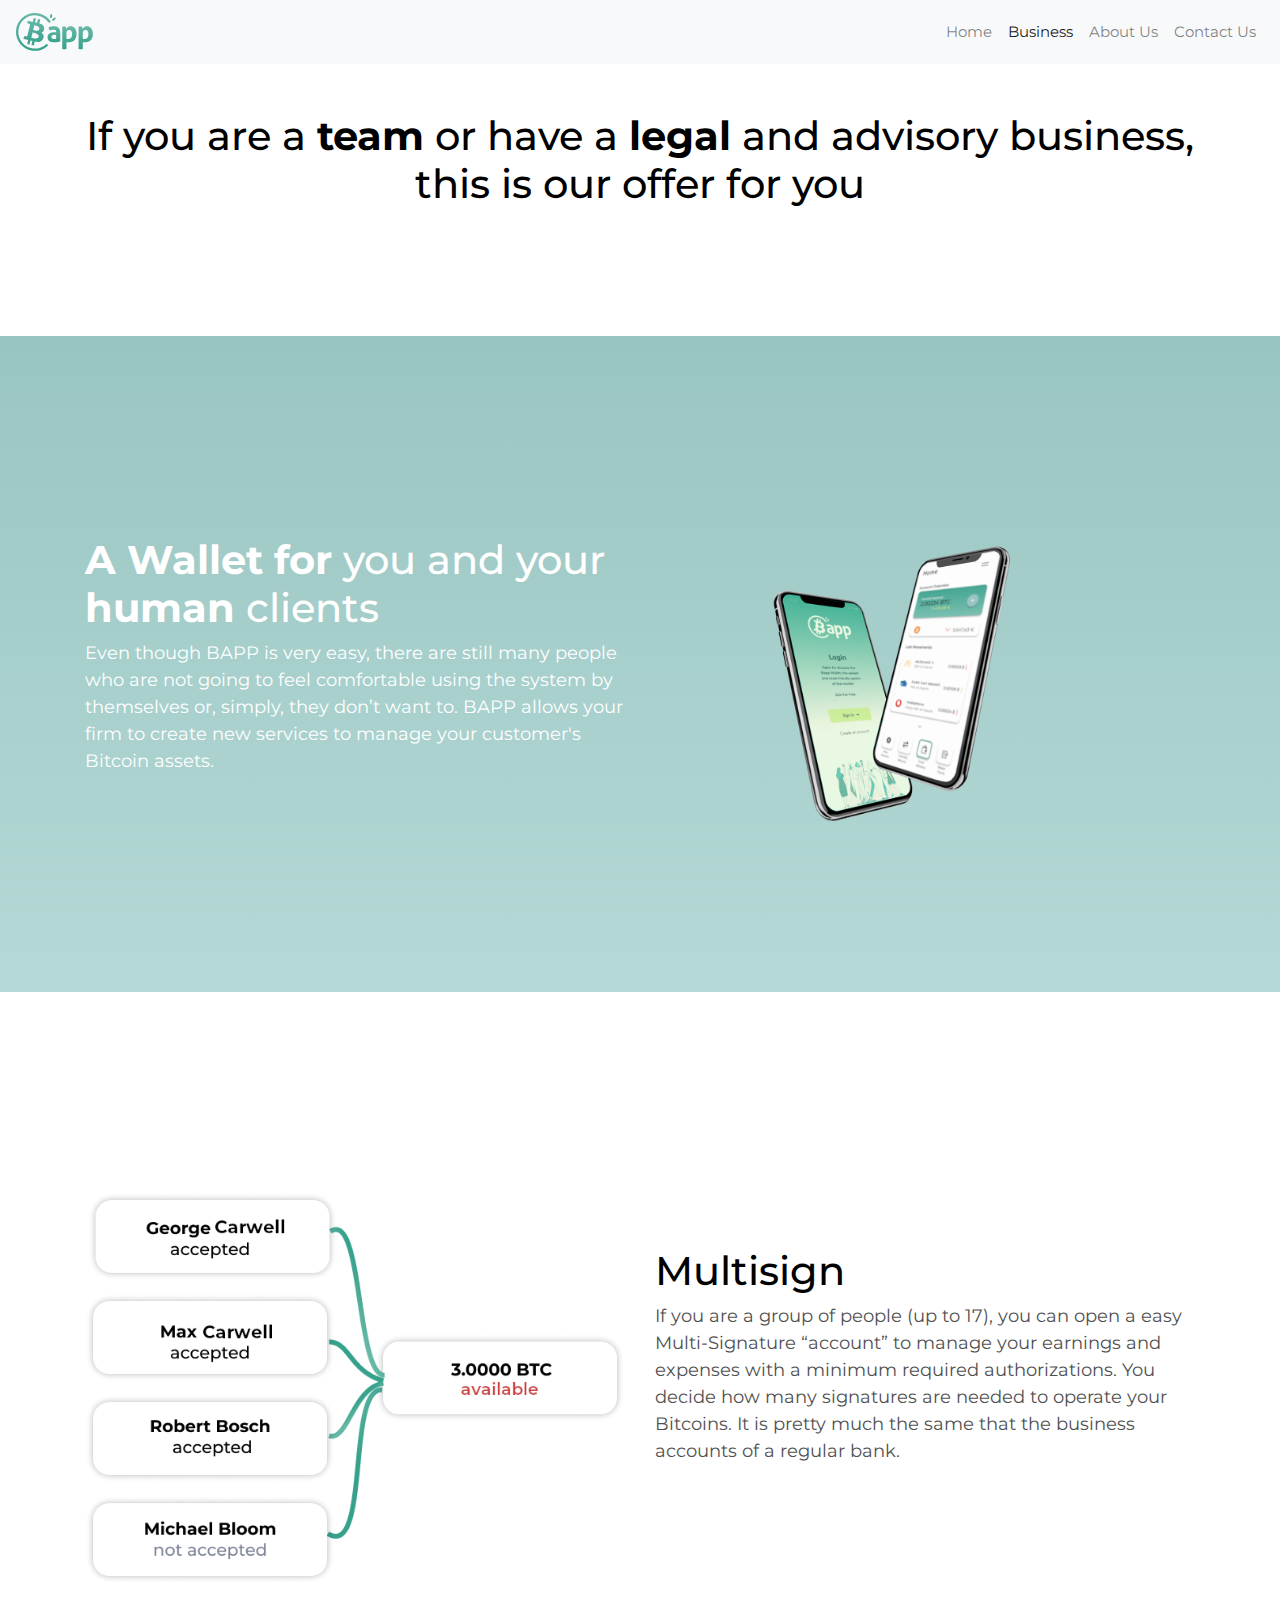
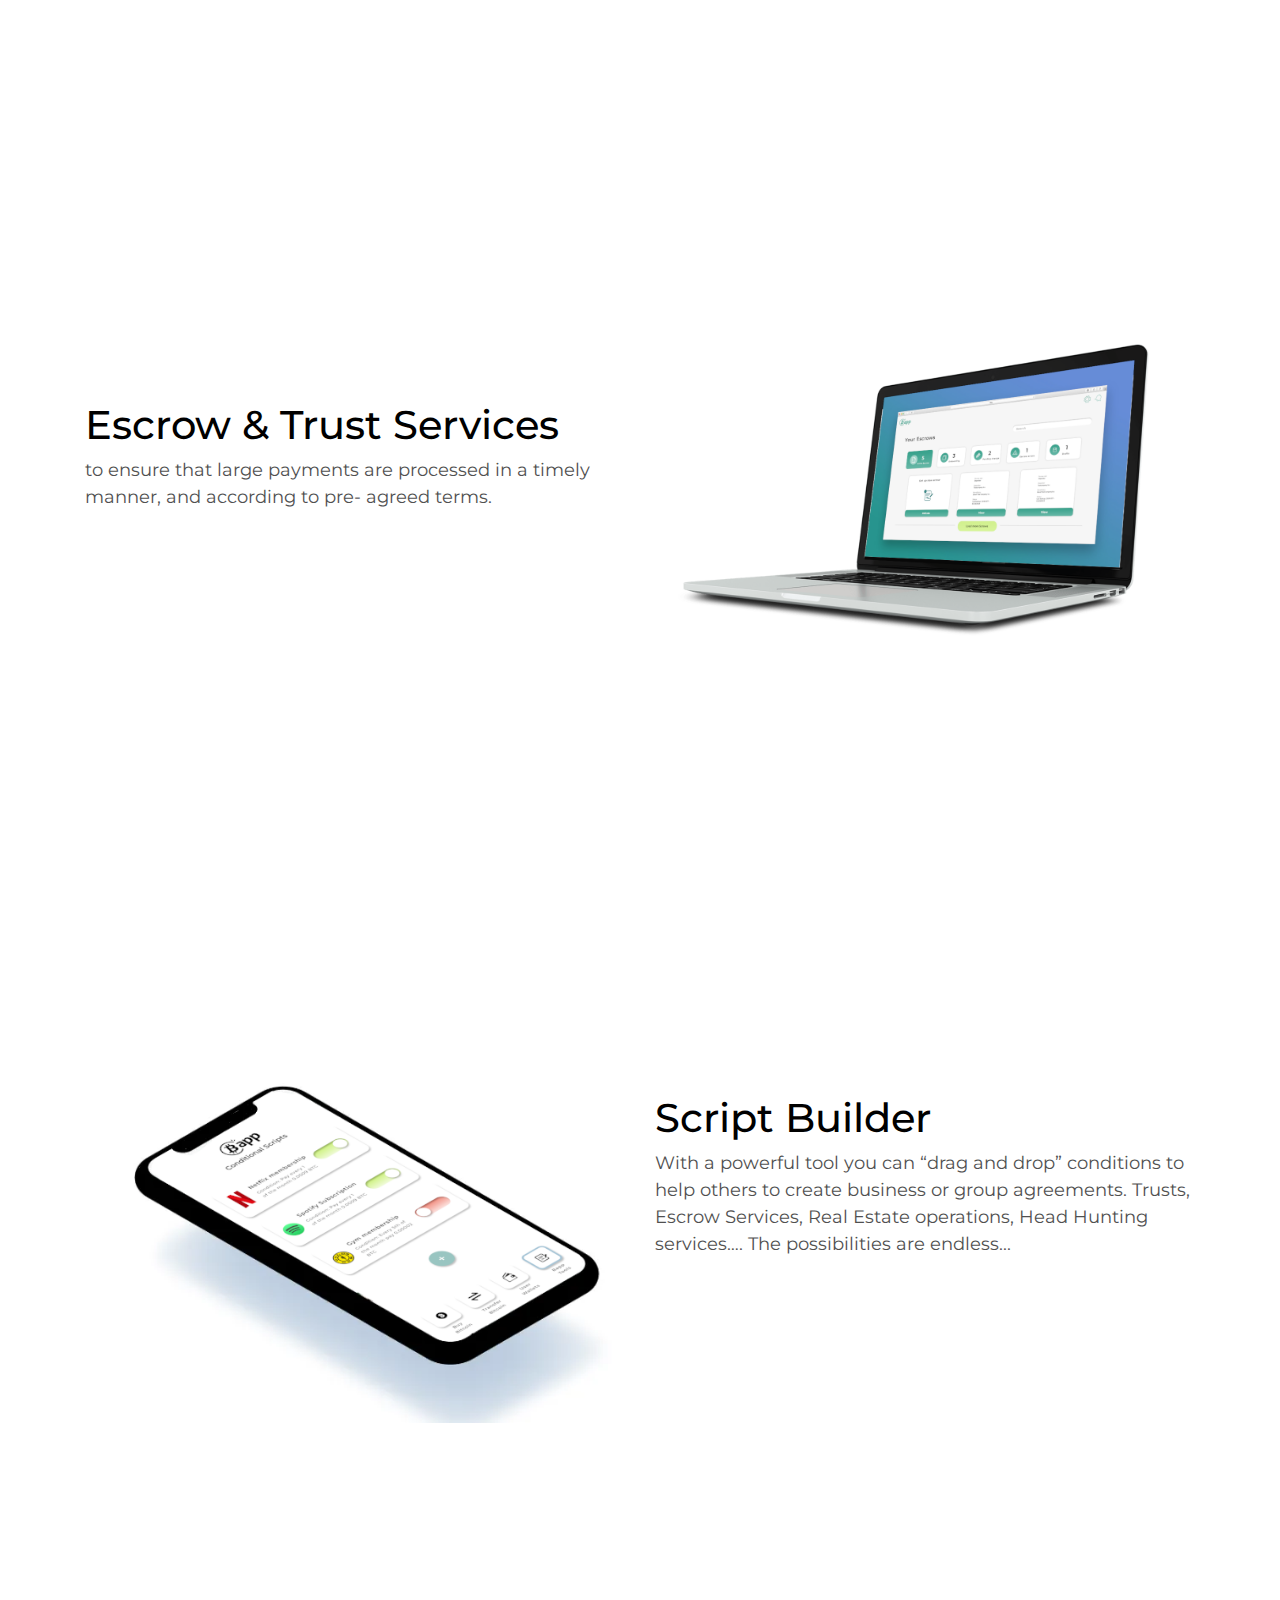
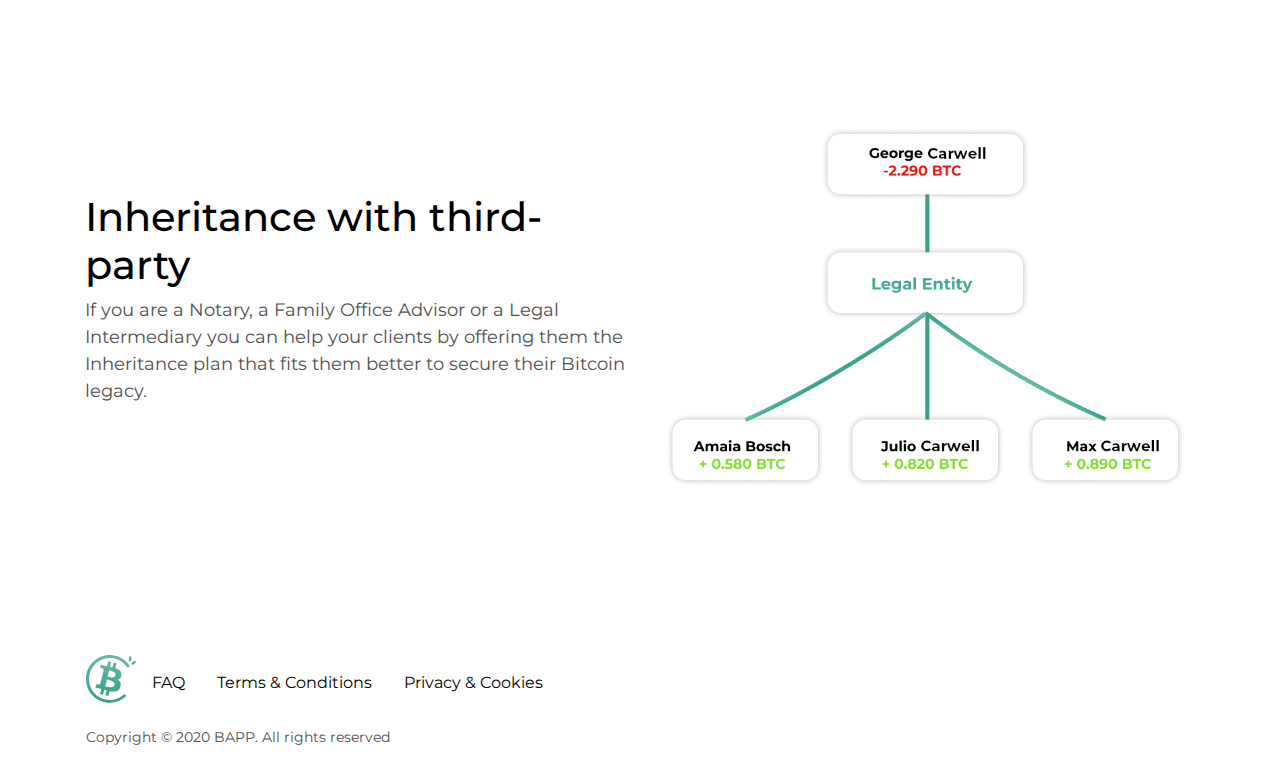
<file: BAPP/HTML/business.html>
<!DOCTYPE html>
<html lang="en">

<head>
    <meta charset="UTF-8">
    <meta name="viewport" content="width=device-width, initial-scale=1.0">
    <title>BAPP</title>

    <!--CSS-->
    <link rel="stylesheet" href="css/style.css">

    <!--Bootstrap CSS-->
    <link rel="stylesheet" href="https://stackpath.bootstrapcdn.com/bootstrap/4.4.1/css/bootstrap.min.css"
        integrity="sha384-Vkoo8x4CGsO3+Hhxv8T/Q5PaXtkKtu6ug5TOeNV6gBiFeWPGFN9MuhOf23Q9Ifjh" crossorigin="anonymous">

    <!--Montserrat Fonts-->
    <link href="https://fonts.googleapis.com/css2?family=Montserrat:wght@300;400;500;600;700;800&display=swap"
        rel="stylesheet">

    <!--Favicon-->
    <link rel="shortcut icon" type="image/png" href="assets/favicon.svg" />
</head>

</head>

<body>

    <nav class="navbar navbar-expand-md navbar-light fixed-top bg-light">
        <a class="navbar-brand" href="#"><img src="assets/logo.svg" alt="" id="logo"></a>
        <button class="navbar-toggler" type="button" data-toggle="collapse" data-target="#navbarCollapse"
            aria-controls="navbarCollapse" aria-expanded="false" aria-label="Toggle navigation">
            <span class="navbar-toggler-icon"></span>
        </button>
        <div class="collapse navbar-collapse" id="navbarCollapse">
            <ul class="navbar-nav ml-auto">
                <li class="nav-item">
                    <a class="nav-link" href="index.html">Home</a>
                </li>
                <li class="nav-item active">
                    <a class="nav-link" href="business.html">Business<span class="sr-only">(current)</span></a>
                </li>
                <li class="nav-item">
                    <a class="nav-link" href="about_us.html">About Us</a>
                </li>
                <li class="nav-item">
                    <a class="nav-link" href="contact_us.html">Contact Us</a>
                </li>
            </ul>
        </div>
    </nav>
    <!--Navigation Bar-->

    <!--Section I-->
    <div class="section_1">
        <div class="text-white py-5">
            <div class="container">
                <h1 class="text-center">If you are a <strong>team</strong> or have a <strong>legal</strong> and <legal>advisory business</legal>, this is our offer for you</h1>
            </div>
        </div>
    </div>

    <!--Section III-->
    <div class="section_3">
        <div class="text-white py-5">
            <div class="container">
                <div class="row d-flex h-100">
                    <div class="col-sm-6 text-center justify-content-center align-self-center">
                        <h1 class="text-white"><strong class="text-white">A Wallet for</strong> you and your <strong class="text-white">human</strong> clients</h1>
                        <p class="text-white">Even though BAPP is very easy, there are still many people who are not going to feel comfortable using the system by themselves or, simply, they don’t want to. BAPP allows your firm to create new services to manage your customer's Bitcoin assets.</p>
                    </div>
                    <div class="col-sm-6 mt-5">
                        <img src="assets/img8.png" class="img-fluid" alt="">
                    </div>
                </div>
            </div>
        </div>
    </div>

    <!--Section IV-->
    <div class="section_4">
        <div class="text-white py-5">
            <div class="container">
                <div class="row d-flex h-100" id="reverse">
                    <div class="col-sm-6 mt-5">
                        <img src="assets/img9.png" class="img-fluid" alt="">
                    </div>
                    <div class="col-sm-6 text-center justify-content-center align-self-center">
                        <h1>Multisign</h1>
                        <p>If you are a group of people (up to 17), you can open a easy Multi-Signature
                            “account” to manage your earnings and expenses with a minimum required
                           authorizations. You decide how many signatures are needed to operate your
                            Bitcoins. It is pretty much the same that the business accounts of a regular
                           bank.</p>
                    </div>
                </div>
            </div>
        </div>
    </div>

    <!--Section VI-->
    <div class="section_6">
        <div class="text-white py-5">
            <div class="container">
                <div class="row d-flex h-100">
                    <div class="col-sm-6 text-center justify-content-center align-self-center">
                        <h1>Escrow & Trust Services</h1>
                        <p>to ensure that large payments are processed in a timely manner, and according to pre-
                            agreed terms.</p>
                    </div>
                    <div class="col-sm-6 mt-5">
                        <img src="assets/img10.png" class="img-fluid" alt="">
                    </div>
                </div>
            </div>
        </div>
    </div>

    <!--Section IV-->
    <div class="section_4">
        <div class="text-white py-5">
            <div class="container">
                <div class="row d-flex h-100" id="reverse">
                    <div class="col-sm-6 mt-5">
                        <img src="assets/img11.png" class="img-fluid" alt="">
                    </div>
                    <div class="col-sm-6 text-center justify-content-center align-self-center">
                        <h1>Script Builder</h1>
                        <p>With a powerful tool you can “drag and drop” conditions to help others to create business or group agreements. Trusts, Escrow Services, Real Estate operations, Head Hunting services…. The possibilities are endless...</p>
                    </div>
                </div>
            </div>
        </div>
    </div>

    <!--Section IV-->
    <div class="section_4">
        <div class="text-white py-5">
            <div class="container">
                <div class="row d-flex h-100">
                    <div class="col-sm-6 text-center justify-content-center align-self-center">
                        <h1>Inheritance with third-party</h1>
                        <p>If you are a Notary, a Family Office Advisor or a Legal Intermediary you can
                            help your clients by offering them the Inheritance plan that fits them better
                            to secure their Bitcoin legacy.</p>
                    </div>
                    <div class="col-sm-6">
                        <img src="assets/img12.png" class="img-fluid" alt="">
                    </div>
                </div>
            </div>
        </div>
    </div>

    <!--Footer-->
    <footer>
        <div class="container p-3">
            <div class="row text-center">
                <div class="col ml-auto">
                    <ul class="ml-auto">
                        <li>
                            <img src="assets/favicon.svg" width="50px" alt="">
                        </li>
                        <li>
                            <a href="faq.html">FAQ</a>
                        </li>
                        <li>
                            <a href="terms_and_conditions.html">Terms & Conditions</a>
                        </li>
                        <li>
                            <a href="privacy_and_cookies.html">Privacy & Cookies</a>
                        </li>
                    </ul>
                </div>
            </div>
            <div class="row text-center">
                <div class="col ml-auto">
                    <p style="font-size: 14px;">Copyright &copy; 2020 BAPP. All rights reserved</p>
                </div>
            </div>
        </div>
    </footer>




    <!--Bootstrap JS-->
    <script src="https://code.jquery.com/jquery-3.4.1.slim.min.js"
        integrity="sha384-J6qa4849blE2+poT4WnyKhv5vZF5SrPo0iEjwBvKU7imGFAV0wwj1yYfoRSJoZ+n"
        crossorigin="anonymous"></script>
    <script src="https://cdn.jsdelivr.net/npm/popper.js@1.16.0/dist/umd/popper.min.js"
        integrity="sha384-Q6E9RHvbIyZFJoft+2mJbHaEWldlvI9IOYy5n3zV9zzTtmI3UksdQRVvoxMfooAo"
        crossorigin="anonymous"></script>
    <script src="https://stackpath.bootstrapcdn.com/bootstrap/4.4.1/js/bootstrap.min.js"
        integrity="sha384-wfSDF2E50Y2D1uUdj0O3uMBJnjuUD4Ih7YwaYd1iqfktj0Uod8GCExl3Og8ifwB6"
        crossorigin="anonymous"></script>

</body>

</html>
</file>
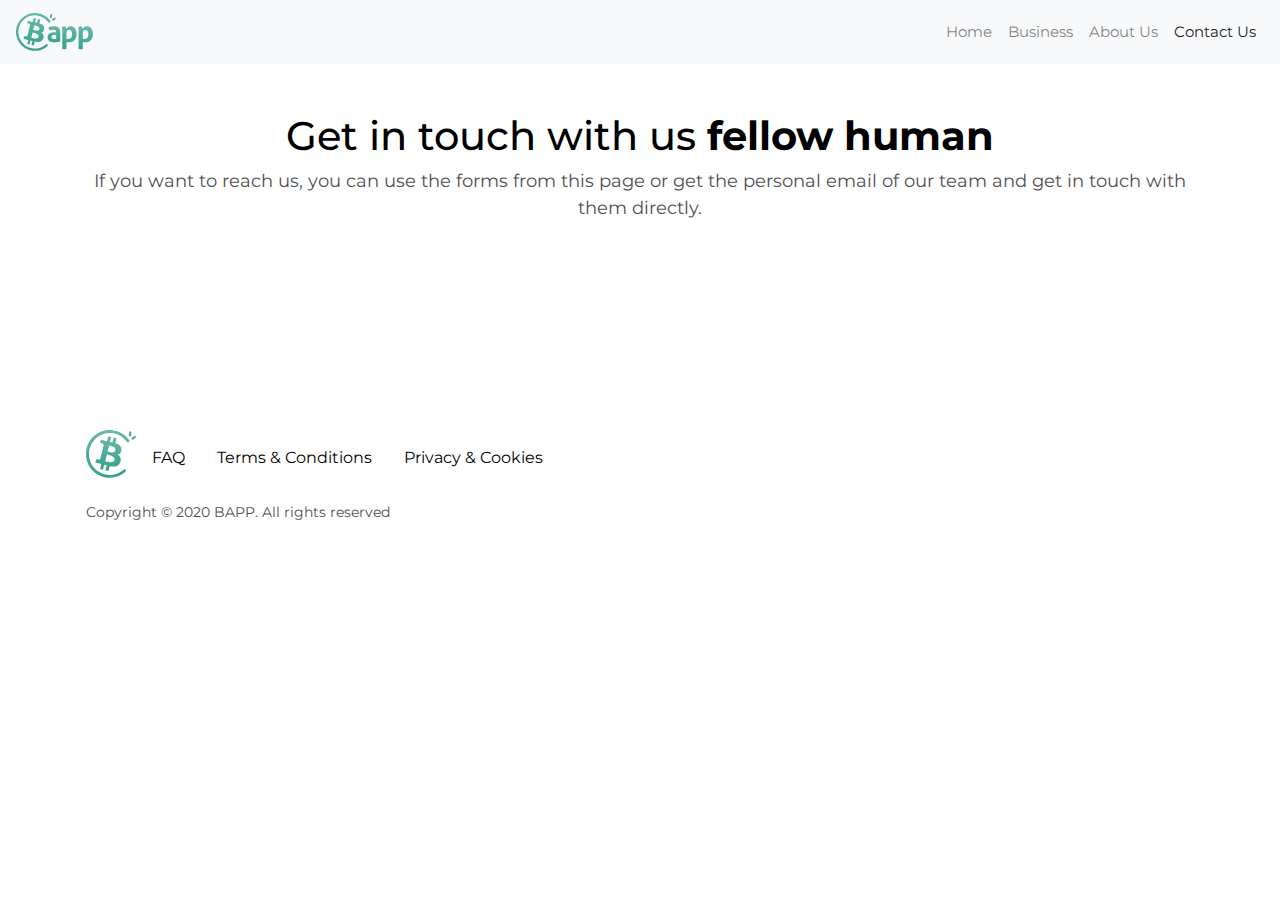
<file: BAPP/HTML/contact_us.html>
<!DOCTYPE html>
<html lang="en">

<head>
    <meta charset="UTF-8">
    <meta name="viewport" content="width=device-width, initial-scale=1.0">
    <title>BAPP</title>

    <!--CSS-->
    <link rel="stylesheet" href="css/style.css">

    <!--Bootstrap CSS-->
    <link rel="stylesheet" href="https://stackpath.bootstrapcdn.com/bootstrap/4.4.1/css/bootstrap.min.css"
        integrity="sha384-Vkoo8x4CGsO3+Hhxv8T/Q5PaXtkKtu6ug5TOeNV6gBiFeWPGFN9MuhOf23Q9Ifjh" crossorigin="anonymous">

    <!--Montserrat Fonts-->
    <link href="https://fonts.googleapis.com/css2?family=Montserrat:wght@300;400;500;600;700;800&display=swap"
        rel="stylesheet">

    <!--Favicon-->
    <link rel="shortcut icon" type="image/png" href="assets/favicon.svg" />
</head>

</head>

<body>

    <nav class="navbar navbar-expand-md navbar-light fixed-top bg-light">
        <a class="navbar-brand" href="#"><img src="assets/logo.svg" alt="" id="logo"></a>
        <button class="navbar-toggler" type="button" data-toggle="collapse" data-target="#navbarCollapse"
            aria-controls="navbarCollapse" aria-expanded="false" aria-label="Toggle navigation">
            <span class="navbar-toggler-icon"></span>
        </button>
        <div class="collapse navbar-collapse" id="navbarCollapse">
            <ul class="navbar-nav ml-auto">
                <li class="nav-item">
                    <a class="nav-link" href="index.html">Home</a>
                </li>
                <li class="nav-item">
                    <a class="nav-link" href="business.html">Business</a>
                </li>
                <li class="nav-item">
                    <a class="nav-link" href="about_us.html">About Us</a>
                </li>
                <li class="nav-item  active">
                    <a class="nav-link" href="contact_us.html">Contact Us <span class="sr-only">(current)</span></a>
                </li>
            </ul>
        </div>
    </nav>
    <!--Navigation Bar-->

    <!--Section I-->
    <div>
        <div class="text-white py-5">
            <div class="container">
                <h1 class="text-center">Get in touch with us <strong>fellow human</strong></h1>
                <p class="text-center">If you want to reach us, you can use the forms from this page or get the personal email of our team and get in touch with them directly.</p>
                <div class="container mt-5 p-5 text-center">

                  <div class="powr-contact-form" id="cdd17ab4_1586259100"></div><script src="https://www.powr.io/powr.js?platform=html"></script>
                
                  </div>
            </div>
        </div>
    </div>

 
    <!--Footer-->
    <footer>
      <div class="container p-3">
          <div class="row text-center">
              <div class="col ml-auto">
                  <ul class="ml-auto">
                      <li>
                          <img src="assets/favicon.svg" width="50px" alt="">
                      </li>
                      <li>
                          <a href="faq.html">FAQ</a>
                      </li>
                      <li>
                          <a href="terms_and_conditions.html">Terms & Conditions</a>
                      </li>
                      <li>
                          <a href="privacy_and_cookies.html">Privacy & Cookies</a>
                      </li>
                  </ul>
              </div>
          </div>
          <div class="row text-center">
              <div class="col ml-auto">
                  <p style="font-size: 14px;">Copyright &copy; 2020 BAPP. All rights reserved</p>
              </div>
          </div>
      </div>
  </footer>




    <!--Bootstrap JS-->
    <script src="https://code.jquery.com/jquery-3.4.1.slim.min.js"
        integrity="sha384-J6qa4849blE2+poT4WnyKhv5vZF5SrPo0iEjwBvKU7imGFAV0wwj1yYfoRSJoZ+n"
        crossorigin="anonymous"></script>
    <script src="https://cdn.jsdelivr.net/npm/popper.js@1.16.0/dist/umd/popper.min.js"
        integrity="sha384-Q6E9RHvbIyZFJoft+2mJbHaEWldlvI9IOYy5n3zV9zzTtmI3UksdQRVvoxMfooAo"
        crossorigin="anonymous"></script>
    <script src="https://stackpath.bootstrapcdn.com/bootstrap/4.4.1/js/bootstrap.min.js"
        integrity="sha384-wfSDF2E50Y2D1uUdj0O3uMBJnjuUD4Ih7YwaYd1iqfktj0Uod8GCExl3Og8ifwB6"
        crossorigin="anonymous"></script>

</body>

</html>
</file>
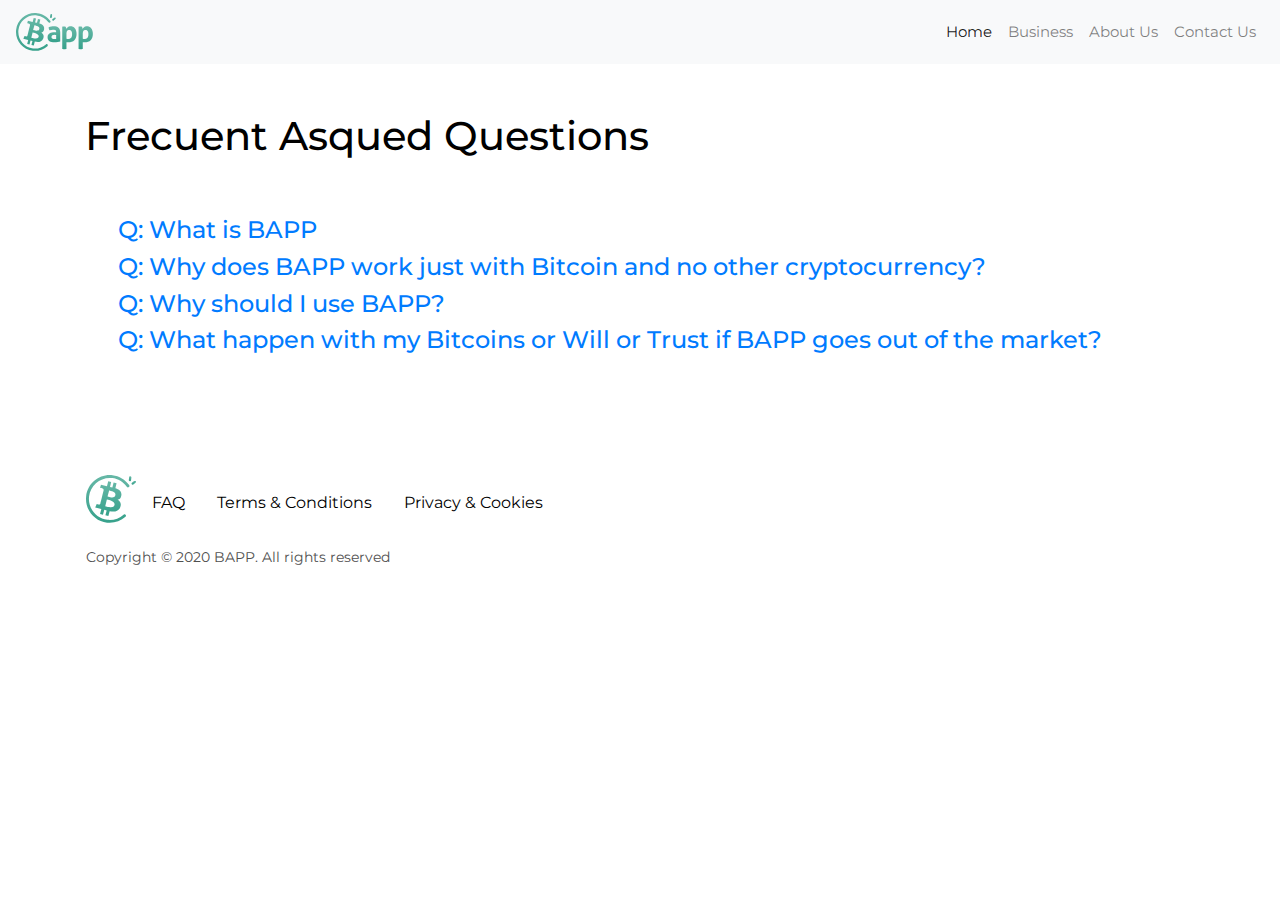
<file: BAPP/HTML/faq.html>
<!DOCTYPE html>
<html lang="en">

<head>
    <meta charset="UTF-8">
    <meta name="viewport" content="width=device-width, initial-scale=1.0">
    <title>BAPP</title>

    <!--CSS-->
    <link rel="stylesheet" href="css/style.css">

    <!--Bootstrap CSS-->
    <link rel="stylesheet" href="https://stackpath.bootstrapcdn.com/bootstrap/4.4.1/css/bootstrap.min.css"
        integrity="sha384-Vkoo8x4CGsO3+Hhxv8T/Q5PaXtkKtu6ug5TOeNV6gBiFeWPGFN9MuhOf23Q9Ifjh" crossorigin="anonymous">

    <!--Montserrat Fonts-->
    <link href="https://fonts.googleapis.com/css2?family=Montserrat:wght@300;400;500;600;700;800&display=swap"
        rel="stylesheet">

    <!--Favicon-->
    <link rel="shortcut icon" type="image/png" href="assets/favicon.svg" />
</head>

</head>

<body>

    <nav class="navbar navbar-expand-md navbar-light fixed-top bg-light">
        <a class="navbar-brand" href="#"><img src="assets/logo.svg" alt="" id="logo"></a>
        <button class="navbar-toggler" type="button" data-toggle="collapse" data-target="#navbarCollapse"
            aria-controls="navbarCollapse" aria-expanded="false" aria-label="Toggle navigation">
            <span class="navbar-toggler-icon"></span>
        </button>
        <div class="collapse navbar-collapse" id="navbarCollapse">
            <ul class="navbar-nav ml-auto">
                <li class="nav-item active">
                    <a class="nav-link" href="index.html">Home <span class="sr-only">(current)</span></a>
                </li>
                <li class="nav-item">
                    <a class="nav-link" href="business.html">Business</a>
                </li>
                <li class="nav-item">
                    <a class="nav-link" href="about_us.html">About Us</a>
                </li>
                <li class="nav-item">
                    <a class="nav-link" href="contact_us.html">Contact Us</a>
                </li>
            </ul>
        </div>
    </nav>
    <!--Navigation Bar-->

    <div class="container mt-5"><h1>Frecuent Asqued Questions</h1></div>

    <div class="container p-5">
        <div class="panel-group" id="faqAccordion">
            <div class="panel panel-default ">
                <div class="panel-heading accordion-toggle question-toggle collapsed" data-toggle="collapse"
                    data-parent="#faqAccordion" data-target="#question0">
                    <h4 class="panel-title">
                        <a href="#" class="ing">Q: What is BAPP</a>
                    </h4>

                </div>
                <div id="question0" class="panel-collapse collapse" style="height: 0px;">
                    <div class="panel-body">
                        <h5><span class="label label-primary">Answer</span></h5>

                        <p>BAPP is a complex, yet effective platform that uses the Bitcoin &amp; Blockchain technology
                            combined with lots of creativity and user-friendly programing to make possible to buy, save,
                            operate, pay, expend, leave to your heir, create a trust, build an escrow service and in
                            conclusion almost every regular financial service but for the Bitcoin digital world and across
                            the globe. This combination empowers BAPP to allow users ensuring secure use and
                            widespread of the most important digital asset: Bitcoin.
                            <br>
                            <br>
                            Not just individuals, also any group or organization can utilize BAPP’s platform to use it as a
                            group tool or as a service creation deck.
                        </p>
                    </div>
                </div>
            </div>
            <div class="panel panel-default ">
                <div class="panel-heading accordion-toggle collapsed question-toggle" data-toggle="collapse"
                    data-parent="#faqAccordion" data-target="#question1">
                    <h4 class="panel-title">
                        <a href="#" class="ing">Q: Why does BAPP work just with Bitcoin and no other cryptocurrency?</a>
                    </h4>

                </div>
                <div id="question1" class="panel-collapse collapse" style="height: 0px;">
                    <div class="panel-body">
                        <h5><span class="label label-primary">Answer</span></h5>

                        <p>Bitcoin is a blockchain-based cryptocurrency that shares some properties with its gold
                            counterpart. Like gold, there is a limited amount of bitcoin, limited the total supply to 21
                            million tokens.
                            <br>
                            <br>
                            Bitcoin is also like gold in that it is not issued by a central bank or federal government. As a
                            decentralized cryptocurrency, bitcoin is generated by the collective computing power of
                            ¨miners¨, individuals and pools of people working to verify transactions which take place on
                            the Bitcoin network and are then rewarded for their time, computing power, and effort with
                            bitcoins. So, there is no-single individual or group controlling it. It cannot be “switched off”
                            as the rest of cryptocurrencies.
                            <br>
                            <br>
                            We believe passionately, Bitcoin will surpass and outlive any other cryptocurrency.</p>
                    </div>
                </div>
            </div>
            <div class="panel panel-default ">
                <div class="panel-heading accordion-toggle collapsed question-toggle" data-toggle="collapse"
                    data-parent="#faqAccordion" data-target="#question2">
                    <h4 class="panel-title">
                        <a href="#" class="ing">Q: Why should I use BAPP?</a>
                    </h4>

                </div>
                <div id="question2" class="panel-collapse collapse" style="height: 0px;">
                    <div class="panel-body">
                        <h5><span class="label label-primary">Answer</span></h5>

                        <p>The reality is Bitcoin is difficult. There are lots of companies with interesting apps but I have
                            to install many different apps to make all a person or a company need. There are plenty of
                            untrusting offerings. There are some good solutions with a very high price. We are living in a
                            complex and unfair financial system.
                            <br>
                            <br>
                            This is what we are going to change.
                            <br>
                            <br>
                            If you need get a little more technical, here we go.
                            <br>
                            <br>
                            BAPP is a Non-Custodial platform
                            <ul>
                                <li>Our design revolves around a non-custodial model</li>
                                <li>We believe our users privacy is sacred</li>
                                <li>Users hold on to their own private keys</li>
                                <li>Total anonymity</li>
                            </ul>
                            <br>
                            <br>
                            BAPP is Ready to use
                            <ul>
                                <li>Powered by our intelligent scripting engine we NOW offer 6 advanced use cases.
                                    More soon to come</li>
                                <li>We “hide” all the technical complexities for the user</li>
                                <li>Powerful but easy to use services</li>
                                <li>In contrast to other solutions in the market ALL the most common use cases are
                                    found in one single place </li>
                            </ul>
                            <br>
                            <br>
                            Service creation Platform 
                            <ul>
                                <li>Our intelligent scripting engine facilitates the creation of new use cases</li>
                                <li>BAPP seeks to empower the creation of new business models on top of Bitcoin
                                    where non-technical users can easily build the rules that control and define the
                                    service</li>
                                <li>As a platform for building new services, BAPP seeks to become a true enabler of
                                    innovation in the Bitcoin space</li>
                            </ul></p>
                    </div>
                </div>
            </div>
            <div class="panel panel-default ">
                <div class="panel-heading accordion-toggle collapsed question-toggle" data-toggle="collapse"
                    data-parent="#faqAccordion" data-target="#question3">
                    <h4 class="panel-title">
                        <a href="#" class="ing">Q: What happen with my Bitcoins or Will or Trust if BAPP goes out of the market?</a>
                    </h4>

                </div>
                <div id="question3" class="panel-collapse collapse" style="height: 0px;">
                    <div class="panel-body">
                        <h5><span class="label label-primary">Answer</span></h5>

                        <p>We guaranty you, that once a out of control event happens, we will send you a message
                            giving you a month to transfer all your assets to other solution and to cancel or the
                            programed and personalized products you have (Will, Escrow, Multisign, Payment Cards,…). </p>
                    </div>
                </div>
            </div>

        </div>
        <!--/panel-group-->
    </div>


    <!--Footer-->
    <footer>
        <div class="container p-3 mt-5">
            <div class="row text-center">
                <div class="col ml-auto">
                    <ul class="ml-auto">
                        <li>
                            <img src="assets/favicon.svg" width="50px" alt="">
                        </li>
                        <li>
                            <a href="faq.html">FAQ</a>
                        </li>
                        <li>
                            <a href="terms_and_conditions.html">Terms & Conditions</a>
                        </li>
                        <li>
                            <a href="privacy_and_cookies.html">Privacy & Cookies</a>
                        </li>
                    </ul>
                </div>
            </div>
            <div class="row text-center">
                <div class="col ml-auto">
                    <p style="font-size: 14px;">Copyright &copy; 2020 BAPP. All rights reserved</p>
                </div>
            </div>
        </div>
    </footer>




    <!--Bootstrap JS-->
    <script src="https://code.jquery.com/jquery-3.4.1.slim.min.js"
        integrity="sha384-J6qa4849blE2+poT4WnyKhv5vZF5SrPo0iEjwBvKU7imGFAV0wwj1yYfoRSJoZ+n"
        crossorigin="anonymous"></script>
    <script src="https://cdn.jsdelivr.net/npm/popper.js@1.16.0/dist/umd/popper.min.js"
        integrity="sha384-Q6E9RHvbIyZFJoft+2mJbHaEWldlvI9IOYy5n3zV9zzTtmI3UksdQRVvoxMfooAo"
        crossorigin="anonymous"></script>
    <script src="https://stackpath.bootstrapcdn.com/bootstrap/4.4.1/js/bootstrap.min.js"
        integrity="sha384-wfSDF2E50Y2D1uUdj0O3uMBJnjuUD4Ih7YwaYd1iqfktj0Uod8GCExl3Og8ifwB6"
        crossorigin="anonymous"></script>

</body>

</html>
</file>
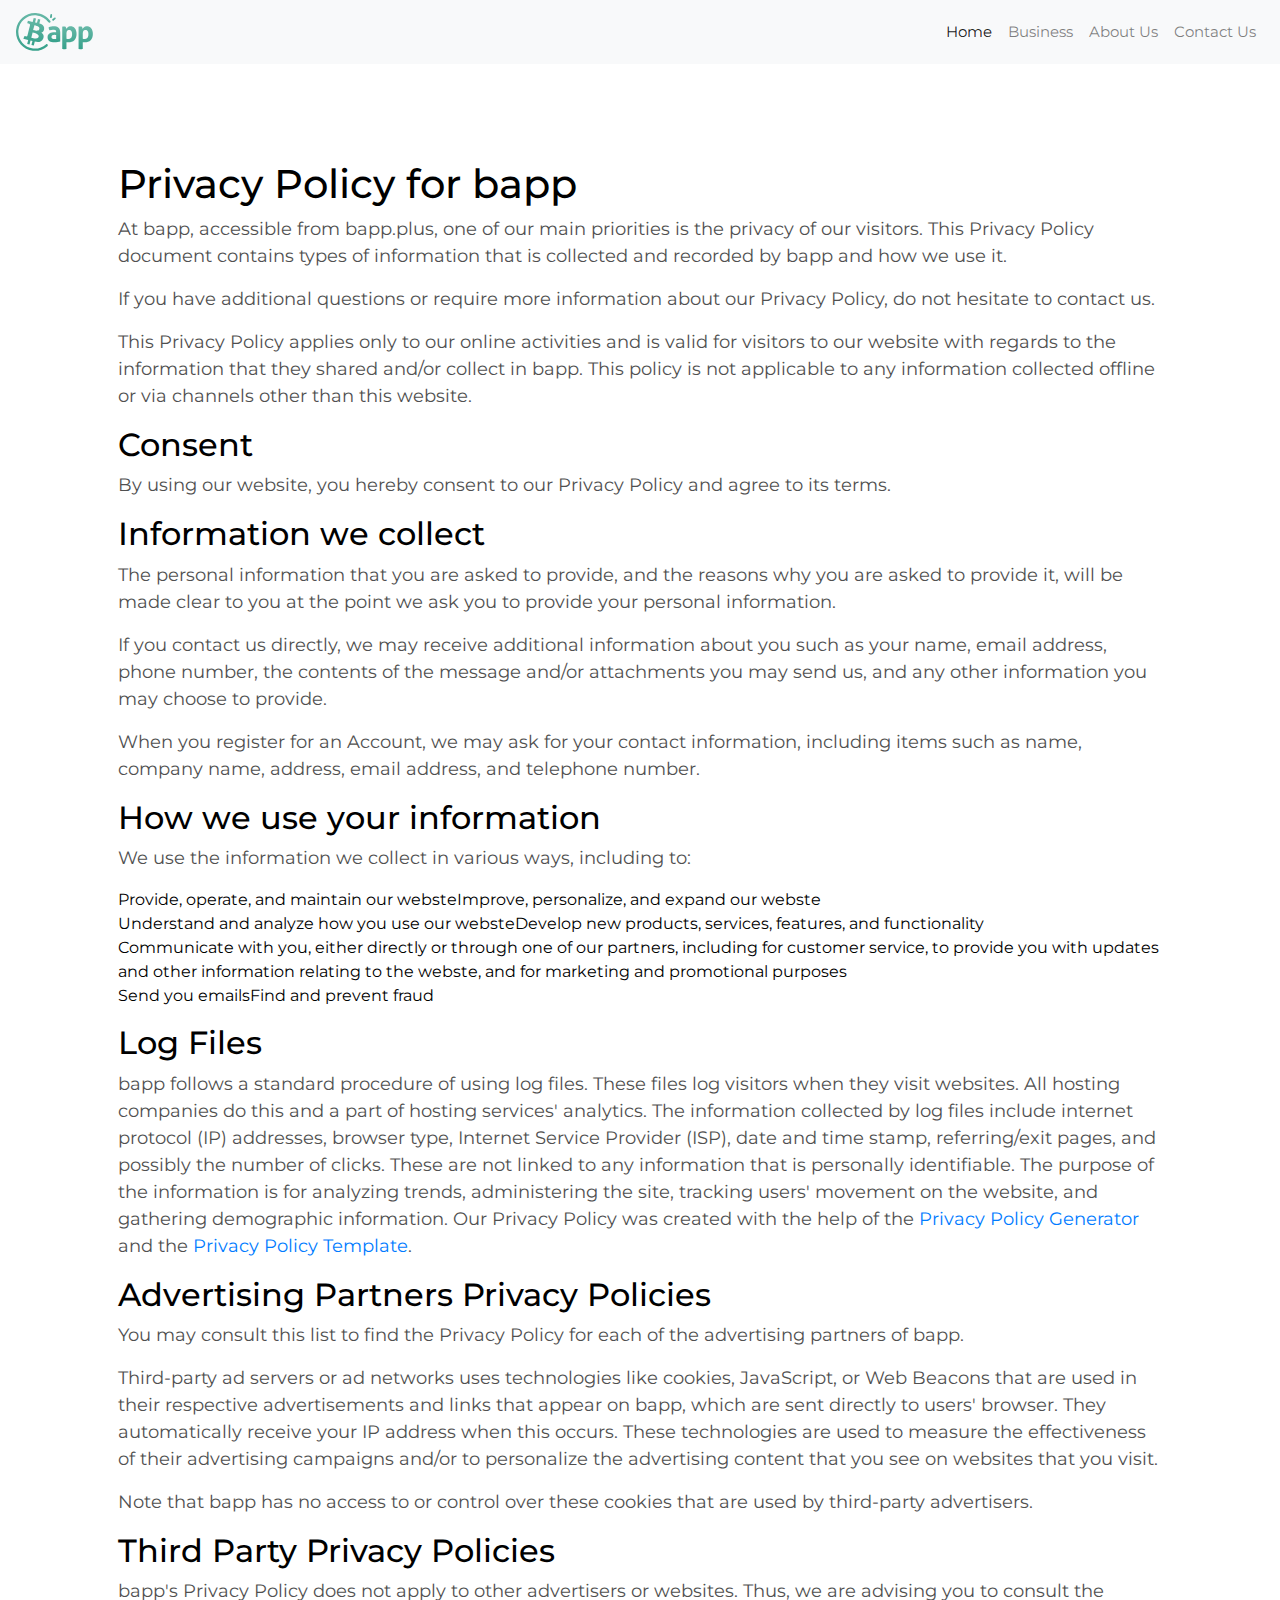
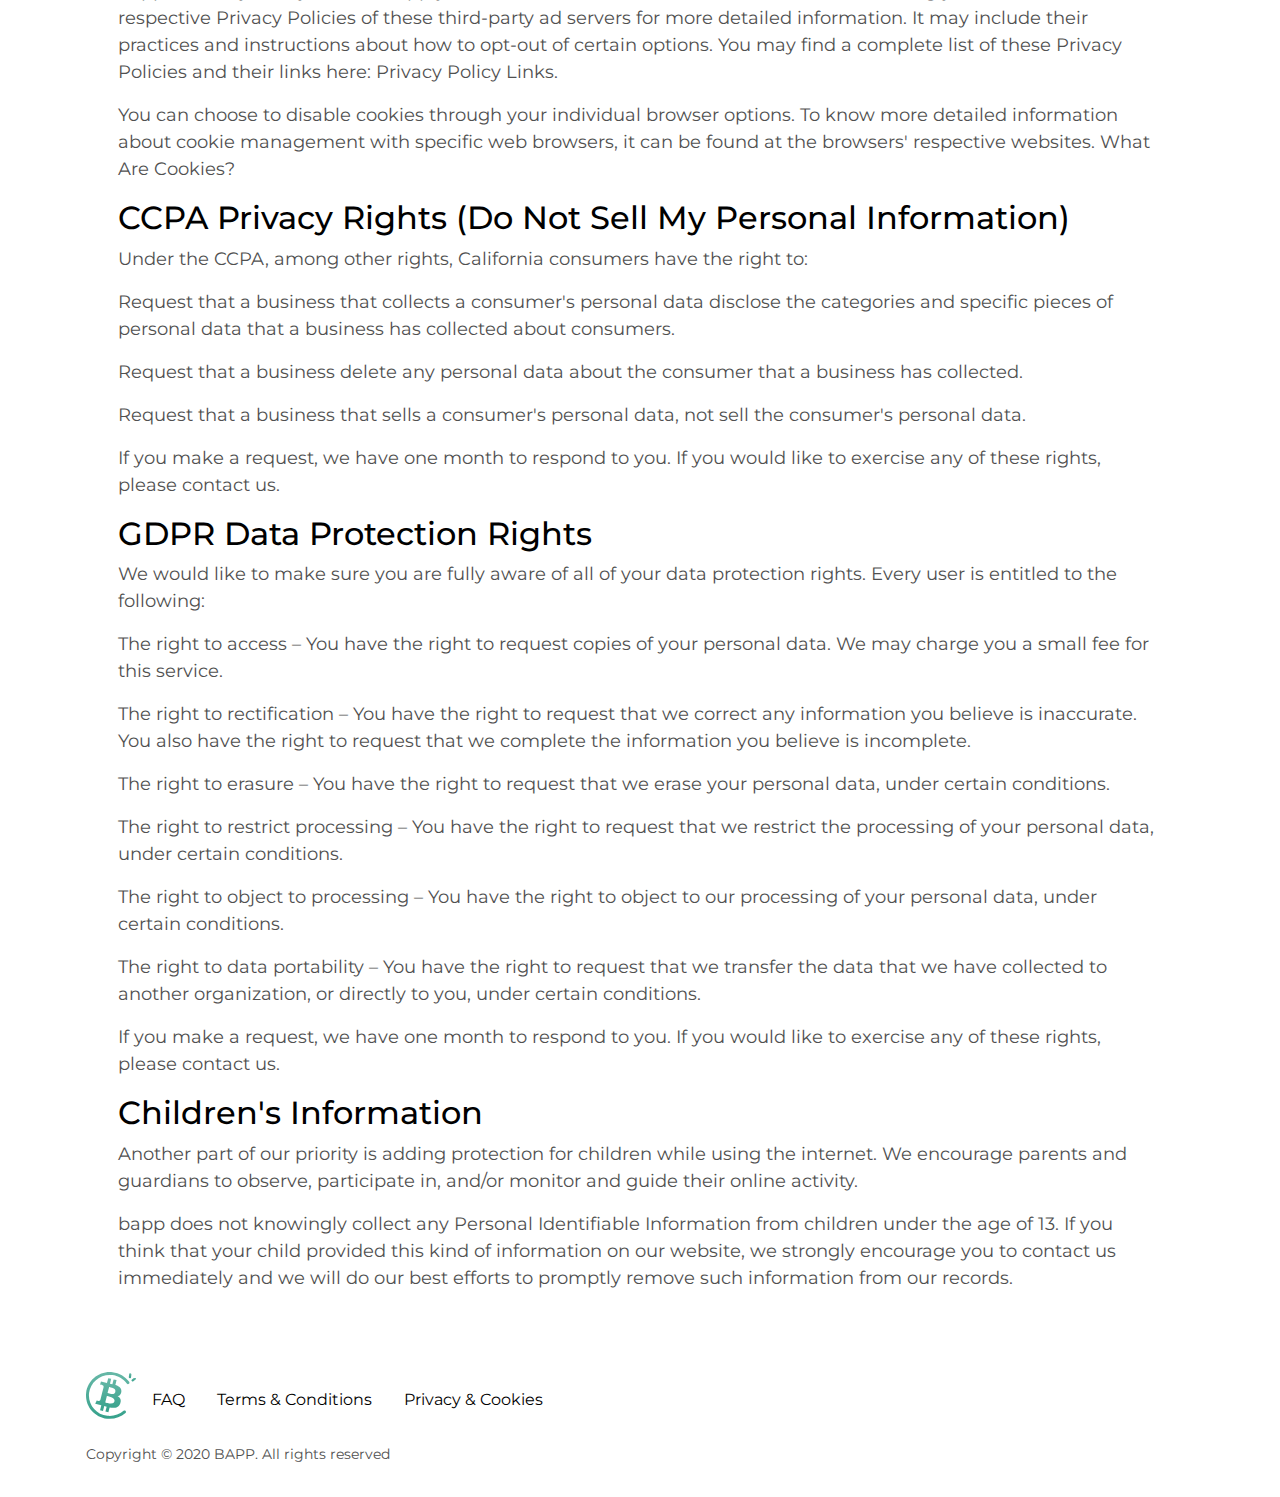
<file: BAPP/HTML/privacy_and_cookies.html>
<!DOCTYPE html>
<html lang="en">

<head>
    <meta charset="UTF-8">
    <meta name="viewport" content="width=device-width, initial-scale=1.0">
    <title>BAPP</title>

    <!--CSS-->
    <link rel="stylesheet" href="css/style.css">

    <!--Bootstrap CSS-->
    <link rel="stylesheet" href="https://stackpath.bootstrapcdn.com/bootstrap/4.4.1/css/bootstrap.min.css"
        integrity="sha384-Vkoo8x4CGsO3+Hhxv8T/Q5PaXtkKtu6ug5TOeNV6gBiFeWPGFN9MuhOf23Q9Ifjh" crossorigin="anonymous">

    <!--Montserrat Fonts-->
    <link href="https://fonts.googleapis.com/css2?family=Montserrat:wght@300;400;500;600;700;800&display=swap"
        rel="stylesheet">

    <!--Favicon-->
    <link rel="shortcut icon" type="image/png" href="assets/favicon.svg" />
</head>

</head>

<body>

    <nav class="navbar navbar-expand-md navbar-light fixed-top bg-light">
        <a class="navbar-brand" href="#"><img src="assets/logo.svg" alt="" id="logo"></a>
        <button class="navbar-toggler" type="button" data-toggle="collapse" data-target="#navbarCollapse"
            aria-controls="navbarCollapse" aria-expanded="false" aria-label="Toggle navigation">
            <span class="navbar-toggler-icon"></span>
        </button>
        <div class="collapse navbar-collapse" id="navbarCollapse">
            <ul class="navbar-nav ml-auto">
                <li class="nav-item active">
                    <a class="nav-link" href="index.html">Home <span class="sr-only">(current)</span></a>
                </li>
                <li class="nav-item">
                    <a class="nav-link" href="business.html">Business</a>
                </li>
                <li class="nav-item">
                    <a class="nav-link" href="about_us.html">About Us</a>
                </li>
                <li class="nav-item">
                    <a class="nav-link" href="contact_us.html">Contact Us</a>
                </li>
            </ul>
        </div>
    </nav>
    <!--Navigation Bar-->

    <div class="container mt-5 p-5">
        <h1>Privacy Policy for bapp</h1>

<p>At bapp, accessible from bapp.plus, one of our main priorities is the privacy of our visitors. This Privacy Policy document contains types of information that is collected and recorded by bapp and how we use it.</p>

<p>If you have additional questions or require more information about our Privacy Policy, do not hesitate to contact us.</p>

<p>This Privacy Policy applies only to our online activities and is valid for visitors to our website with regards to the information that they shared and/or collect in bapp. This policy is not applicable to any information collected offline or via channels other than this website.</p>

<h2>Consent</h2>

<p>By using our website, you hereby consent to our Privacy Policy and agree to its terms.</p>

<h2>Information we collect</h2>

<p>The personal information that you are asked to provide, and the reasons why you are asked to provide it, will be made clear to you at the point we ask you to provide your personal information.</p>
<p>If you contact us directly, we may receive additional information about you such as your name, email address, phone number, the contents of the message and/or attachments you may send us, and any other information you may choose to provide.</p>
<p>When you register for an Account, we may ask for your contact information, including items such as name, company name, address, email address, and telephone number.</p>

<h2>How we use your information</h2>

<p>We use the information we collect in various ways, including to:</p>

<ul>
<li>Provide, operate, and maintain our webste</li>
<li>Improve, personalize, and expand our webste</li>
<li>Understand and analyze how you use our webste</li>
<li>Develop new products, services, features, and functionality</li>
<li>Communicate with you, either directly or through one of our partners, including for customer service, to provide you with updates and other information relating to the webste, and for marketing and promotional purposes</li>
<li>Send you emails</li>
<li>Find and prevent fraud</li>
</ul>

<h2>Log Files</h2>

<p>bapp follows a standard procedure of using log files. These files log visitors when they visit websites. All hosting companies do this and a part of hosting services' analytics. The information collected by log files include internet protocol (IP) addresses, browser type, Internet Service Provider (ISP), date and time stamp, referring/exit pages, and possibly the number of clicks. These are not linked to any information that is personally identifiable. The purpose of the information is for analyzing trends, administering the site, tracking users' movement on the website, and gathering demographic information. Our Privacy Policy was created with the help of the <a href="https://www.privacypolicygenerator.info">Privacy Policy Generator</a> and the <a href="https://www.privacypolicytemplate.net/">Privacy Policy Template</a>.</p>




<h2>Advertising Partners Privacy Policies</h2>

<P>You may consult this list to find the Privacy Policy for each of the advertising partners of bapp.</p>

<p>Third-party ad servers or ad networks uses technologies like cookies, JavaScript, or Web Beacons that are used in their respective advertisements and links that appear on bapp, which are sent directly to users' browser. They automatically receive your IP address when this occurs. These technologies are used to measure the effectiveness of their advertising campaigns and/or to personalize the advertising content that you see on websites that you visit.</p>

<p>Note that bapp has no access to or control over these cookies that are used by third-party advertisers.</p>

<h2>Third Party Privacy Policies</h2>

<p>bapp's Privacy Policy does not apply to other advertisers or websites. Thus, we are advising you to consult the respective Privacy Policies of these third-party ad servers for more detailed information. It may include their practices and instructions about how to opt-out of certain options. You may find a complete list of these Privacy Policies and their links here: Privacy Policy Links.</p>

<p>You can choose to disable cookies through your individual browser options. To know more detailed information about cookie management with specific web browsers, it can be found at the browsers' respective websites. What Are Cookies?</p>

<h2>CCPA Privacy Rights (Do Not Sell My Personal Information)</h2>

<p>Under the CCPA, among other rights, California consumers have the right to:</p>
<p>Request that a business that collects a consumer's personal data disclose the categories and specific pieces of personal data that a business has collected about consumers.</p>
<p>Request that a business delete any personal data about the consumer that a business has collected.</p>
<p>Request that a business that sells a consumer's personal data, not sell the consumer's personal data.</p>
<p>If you make a request, we have one month to respond to you. If you would like to exercise any of these rights, please contact us.</p>

<h2>GDPR Data Protection Rights</h2>

<p>We would like to make sure you are fully aware of all of your data protection rights. Every user is entitled to the following:</p>
<p>The right to access – You have the right to request copies of your personal data. We may charge you a small fee for this service.</p>
<p>The right to rectification – You have the right to request that we correct any information you believe is inaccurate. You also have the right to request that we complete the information you believe is incomplete.</p>
<p>The right to erasure – You have the right to request that we erase your personal data, under certain conditions.</p>
<p>The right to restrict processing – You have the right to request that we restrict the processing of your personal data, under certain conditions.</p>
<p>The right to object to processing – You have the right to object to our processing of your personal data, under certain conditions.</p>
<p>The right to data portability – You have the right to request that we transfer the data that we have collected to another organization, or directly to you, under certain conditions.</p>
<p>If you make a request, we have one month to respond to you. If you would like to exercise any of these rights, please contact us.</p>

<h2>Children's Information</h2>

<p>Another part of our priority is adding protection for children while using the internet. We encourage parents and guardians to observe, participate in, and/or monitor and guide their online activity.</p>

<p>bapp does not knowingly collect any Personal Identifiable Information from children under the age of 13. If you think that your child provided this kind of information on our website, we strongly encourage you to contact us immediately and we will do our best efforts to promptly remove such information from our records.</p>
    </div>


    <!--Footer-->
    <footer>
        <div class="container p-3">
            <div class="row text-center">
                <div class="col ml-auto">
                    <ul class="ml-auto">
                        <li>
                            <img src="assets/favicon.svg" width="50px" alt="">
                        </li>
                        <li>
                            <a href="faq.html">FAQ</a>
                        </li>
                        <li>
                            <a href="terms_and_conditions.html">Terms & Conditions</a>
                        </li>
                        <li>
                            <a href="privacy_and_cookies.html">Privacy & Cookies</a>
                        </li>
                    </ul>
                </div>
            </div>
            <div class="row text-center">
                <div class="col ml-auto">
                    <p style="font-size: 14px;">Copyright &copy; 2020 BAPP. All rights reserved</p>
                </div>
            </div>
        </div>
    </footer>




    <!--Bootstrap JS-->
    <script src="https://code.jquery.com/jquery-3.4.1.slim.min.js"
        integrity="sha384-J6qa4849blE2+poT4WnyKhv5vZF5SrPo0iEjwBvKU7imGFAV0wwj1yYfoRSJoZ+n"
        crossorigin="anonymous"></script>
    <script src="https://cdn.jsdelivr.net/npm/popper.js@1.16.0/dist/umd/popper.min.js"
        integrity="sha384-Q6E9RHvbIyZFJoft+2mJbHaEWldlvI9IOYy5n3zV9zzTtmI3UksdQRVvoxMfooAo"
        crossorigin="anonymous"></script>
    <script src="https://stackpath.bootstrapcdn.com/bootstrap/4.4.1/js/bootstrap.min.js"
        integrity="sha384-wfSDF2E50Y2D1uUdj0O3uMBJnjuUD4Ih7YwaYd1iqfktj0Uod8GCExl3Og8ifwB6"
        crossorigin="anonymous"></script>

</body>

</html>
</file>
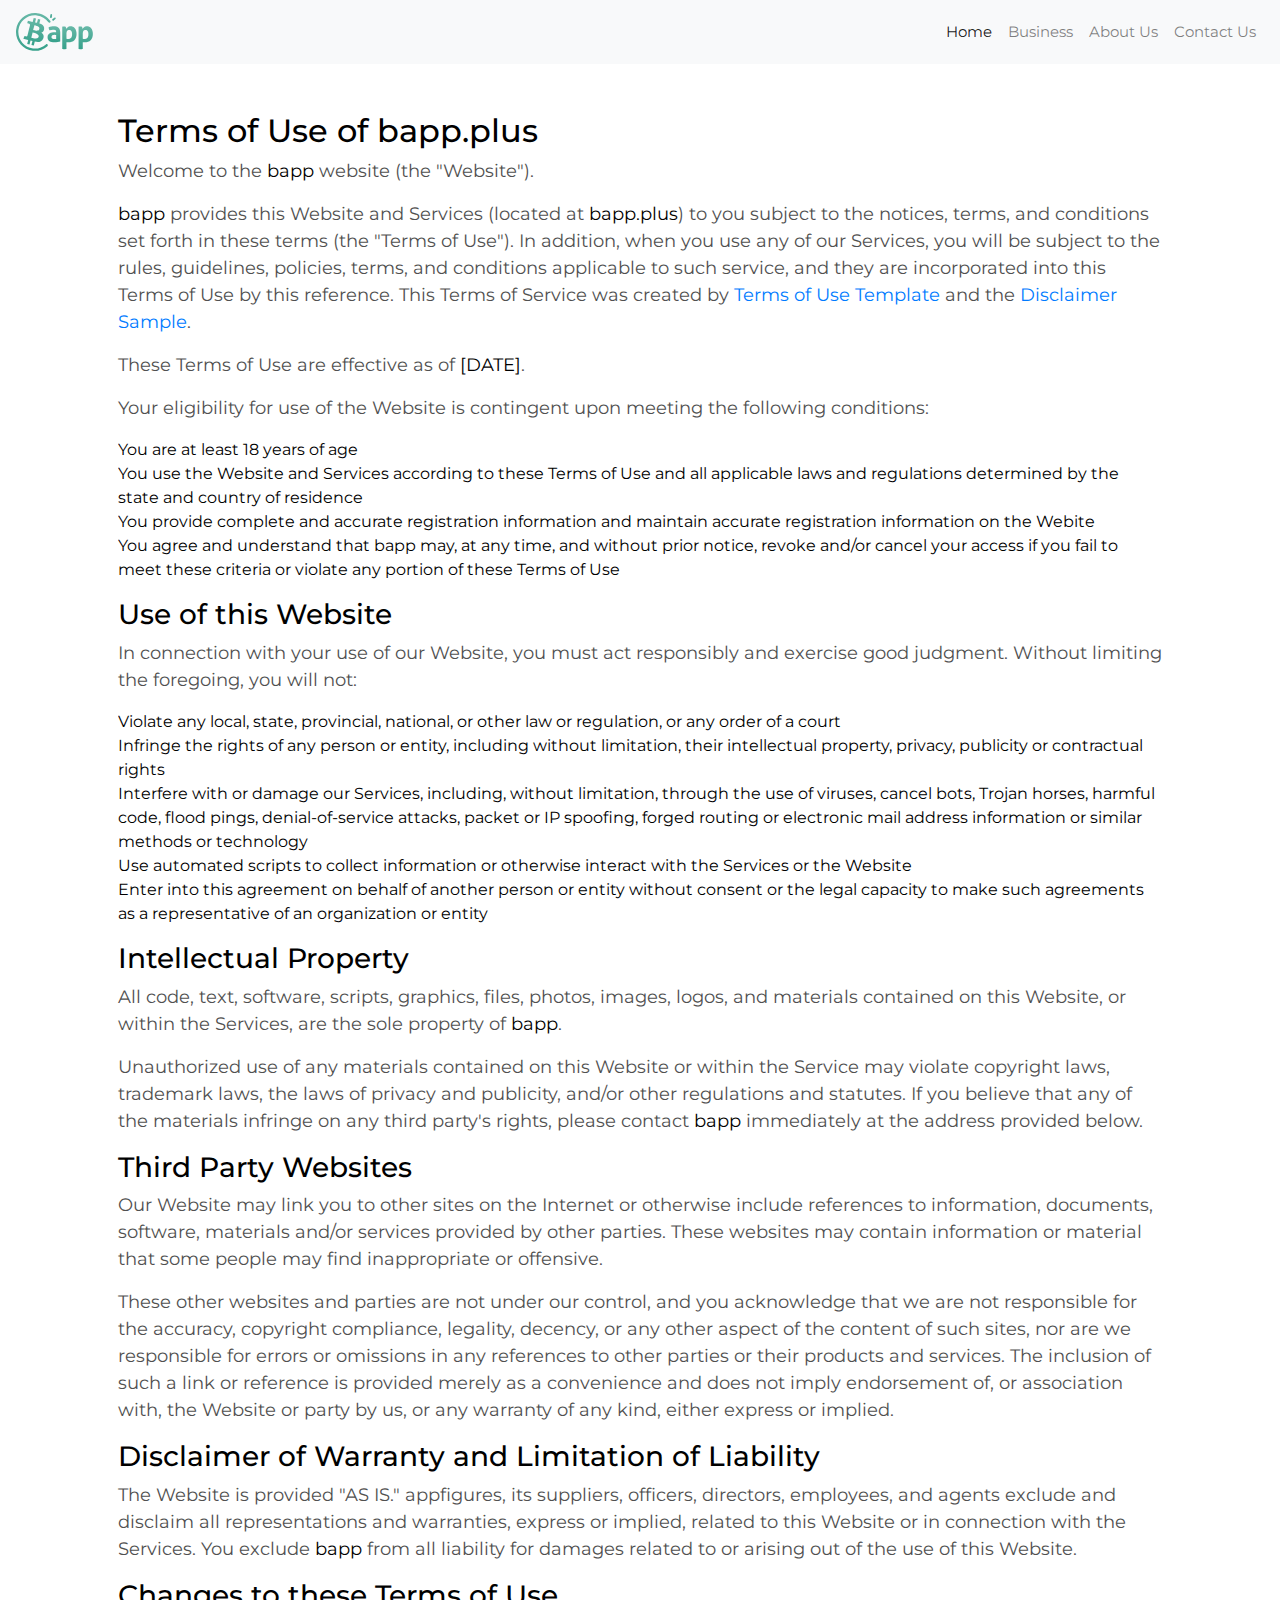
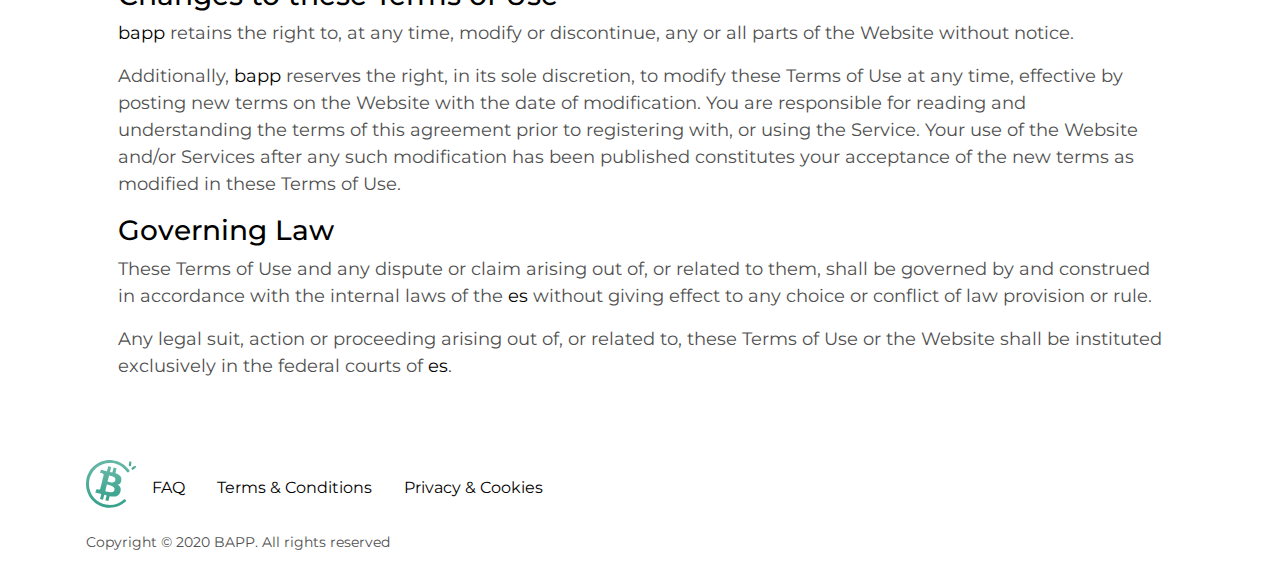
<file: BAPP/HTML/terms_and_conditions.html>
<!DOCTYPE html>
<html lang="en">

<head>
    <meta charset="UTF-8">
    <meta name="viewport" content="width=device-width, initial-scale=1.0">
    <title>BAPP</title>

    <!--CSS-->
    <link rel="stylesheet" href="css/style.css">

    <!--Bootstrap CSS-->
    <link rel="stylesheet" href="https://stackpath.bootstrapcdn.com/bootstrap/4.4.1/css/bootstrap.min.css"
        integrity="sha384-Vkoo8x4CGsO3+Hhxv8T/Q5PaXtkKtu6ug5TOeNV6gBiFeWPGFN9MuhOf23Q9Ifjh" crossorigin="anonymous">

    <!--Montserrat Fonts-->
    <link href="https://fonts.googleapis.com/css2?family=Montserrat:wght@300;400;500;600;700;800&display=swap"
        rel="stylesheet">

    <!--Favicon-->
    <link rel="shortcut icon" type="image/png" href="assets/favicon.svg" />
</head>

</head>

<body>

    <nav class="navbar navbar-expand-md navbar-light fixed-top bg-light">
        <a class="navbar-brand" href="#"><img src="assets/logo.svg" alt="" id="logo"></a>
        <button class="navbar-toggler" type="button" data-toggle="collapse" data-target="#navbarCollapse"
            aria-controls="navbarCollapse" aria-expanded="false" aria-label="Toggle navigation">
            <span class="navbar-toggler-icon"></span>
        </button>
        <div class="collapse navbar-collapse" id="navbarCollapse">
            <ul class="navbar-nav ml-auto">
                <li class="nav-item active">
                    <a class="nav-link" href="index.html">Home <span class="sr-only">(current)</span></a>
                </li>
                <li class="nav-item">
                    <a class="nav-link" href="business.html">Business</a>
                </li>
                <li class="nav-item">
                    <a class="nav-link" href="about_us.html">About Us</a>
                </li>
                <li class="nav-item">
                    <a class="nav-link" href="contact_us.html">Contact Us</a>
                </li>
            </ul>
        </div>
    </nav>
    <!--Navigation Bar-->

    <div class="container p-5">
        <h2>Terms of Use of <span class="website_url">bapp.plus</span></h2>

        <p>Welcome to the <span class="website_name">bapp</span> website (the "Website").</p>

        <p><span class="website_name">bapp</span> provides this Website and Services (located at <span
                class="website_url">bapp.plus</span>) to you subject to the notices, terms, and conditions set forth in
            these terms (the "Terms of Use"). In addition, when you use any of our Services, you will be subject to the
            rules, guidelines, policies, terms, and conditions applicable to such service, and they are incorporated
            into this Terms of Use by this reference. This Terms of Service was created by <a
                href="https://www.termsusetemplate.com">Terms of Use Template</a> and the <a
                href="https://www.disclaimersample.com">Disclaimer Sample</a>.</p>

        <p>These Terms of Use are effective as of <span class="date">[DATE]</span>.</p>

        <p>Your eligibility for use of the Website is contingent upon meeting the following conditions:</p>

        <ul>
            <li>You are at least 18 years of age</li>
            <li>You use the Website and Services according to these Terms of Use and all applicable laws and regulations
                determined by the state and country of residence</li>
            <li>You provide complete and accurate registration information and maintain accurate registration
                information on the Webite</li>
            <li>You agree and understand that <span class="website_name">bapp</span> may, at any time, and without prior
                notice, revoke and/or cancel your access if you fail to meet these criteria or violate any portion of
                these Terms of Use</li>
        </ul>

        <h3>Use of this Website</h3>

        <p>In connection with your use of our Website, you must act responsibly and exercise good judgment. Without
            limiting the foregoing, you will not:</p>

        <ul>
            <li>Violate any local, state, provincial, national, or other law or regulation, or any order of a court</li>
            <li>Infringe the rights of any person or entity, including without limitation, their intellectual property,
                privacy, publicity or contractual rights</li>
            <li>Interfere with or damage our Services, including, without limitation, through the use of viruses, cancel
                bots, Trojan horses, harmful code, flood pings, denial-of-service attacks, packet or IP spoofing, forged
                routing or electronic mail address information or similar methods or technology</li>
            <li>Use automated scripts to collect information or otherwise interact with the Services or the Website</li>
            <li>Enter into this agreement on behalf of another person or entity without consent or the legal capacity to
                make such agreements as a representative of an organization or entity</li>
        </ul>

        <h3>Intellectual Property</h3>

        <p>All code, text, software, scripts, graphics, files, photos, images, logos, and materials contained on this
            Website, or within the Services, are the sole property of <span class="website_name">bapp</span>.</p>

        <p>Unauthorized use of any materials contained on this Website or within the Service may violate copyright laws,
            trademark laws, the laws of privacy and publicity, and/or other regulations and statutes. If you believe
            that any of the materials infringe on any third party's rights, please contact <span
                class="website_name">bapp</span> immediately at the address provided below.</p>

        <h3>Third Party Websites</h3>

        <p>Our Website may link you to other sites on the Internet or otherwise include references to information,
            documents, software, materials and/or services provided by other parties. These websites may contain
            information or material that some people may find inappropriate or offensive.</p>

        <p>These other websites and parties are not under our control, and you acknowledge that we are not responsible
            for the accuracy, copyright compliance, legality, decency, or any other aspect of the content of such sites,
            nor are we responsible for errors or omissions in any references to other parties or their products and
            services. The inclusion of such a link or reference is provided merely as a convenience and does not imply
            endorsement of, or association with, the Website or party by us, or any warranty of any kind, either express
            or implied.</p>

        <h3>Disclaimer of Warranty and Limitation of Liability</h3>

        <p>The Website is provided "AS IS." appfigures, its suppliers, officers, directors, employees, and agents
            exclude and disclaim all representations and warranties, express or implied, related to this Website or in
            connection with the Services. You exclude <span class="website_name">bapp</span> from all liability for
            damages related to or arising out of the use of this Website.</p>

        <h3>Changes to these Terms of Use</h3>

        <p><span class="website_name">bapp</span> retains the right to, at any time, modify or discontinue, any or all
            parts of the Website without notice.</p>

        <p>Additionally, <span class="website_name">bapp</span> reserves the right, in its sole discretion, to modify
            these Terms of Use at any time, effective by posting new terms on the Website with the date of modification.
            You are responsible for reading and understanding the terms of this agreement prior to registering with, or
            using the Service. Your use of the Website and/or Services after any such modification has been published
            constitutes your acceptance of the new terms as modified in these Terms of Use.</p>

        <h3>Governing Law</h3>

        <p>These Terms of Use and any dispute or claim arising out of, or related to them, shall be governed by and
            construed in accordance with the internal laws of the <span class="country">es</span> without giving effect
            to any choice or conflict of law provision or rule.</p>

        <p>Any legal suit, action or proceeding arising out of, or related to, these Terms of Use or the Website shall
            be instituted exclusively in the federal courts of <span class="country">es</span>.</p>

    </div>


    <!--Footer-->
    <footer>
        <div class="container p-3">
            <div class="row text-center">
                <div class="col ml-auto">
                    <ul class="ml-auto">
                        <li>
                            <img src="assets/favicon.svg" width="50px" alt="">
                        </li>
                        <li>
                            <a href="faq.html">FAQ</a>
                        </li>
                        <li>
                            <a href="terms_and_conditions.html">Terms & Conditions</a>
                        </li>
                        <li>
                            <a href="privacy_and_cookies.html">Privacy & Cookies</a>
                        </li>
                    </ul>
                </div>
            </div>
            <div class="row text-center">
                <div class="col ml-auto">
                    <p style="font-size: 14px;">Copyright &copy; 2020 BAPP. All rights reserved</p>
                </div>
            </div>
        </div>
    </footer>




    <!--Bootstrap JS-->
    <script src="https://code.jquery.com/jquery-3.4.1.slim.min.js"
        integrity="sha384-J6qa4849blE2+poT4WnyKhv5vZF5SrPo0iEjwBvKU7imGFAV0wwj1yYfoRSJoZ+n"
        crossorigin="anonymous"></script>
    <script src="https://cdn.jsdelivr.net/npm/popper.js@1.16.0/dist/umd/popper.min.js"
        integrity="sha384-Q6E9RHvbIyZFJoft+2mJbHaEWldlvI9IOYy5n3zV9zzTtmI3UksdQRVvoxMfooAo"
        crossorigin="anonymous"></script>
    <script src="https://stackpath.bootstrapcdn.com/bootstrap/4.4.1/js/bootstrap.min.js"
        integrity="sha384-wfSDF2E50Y2D1uUdj0O3uMBJnjuUD4Ih7YwaYd1iqfktj0Uod8GCExl3Og8ifwB6"
        crossorigin="anonymous"></script>

</body>

</html>
</file>
<file: BAPP/HTML/css/style.css>
* {
  font-family: "Montserrat", sans-serif;
  color: #000000;
  text-align: left;
}

body {
  padding-top: 4rem;
  background-color: #fff;
  margin: 0;
  overflow-x: hidden;
  -webkit-font-smoothing: antialiased !important;
}

p{
  color: #505050;
  font-size: 18px;
}

nav {
  font-family: "Montserrat", sans-serif;
  font-size: 15px;
}

#logo {
  max-width: 15%;
  height: auto !important;
}

#buttom{
  border-radius: 10px;
  background-color: teal;
  border: none;
}

@media (max-width: 767px){
    #reverse{
      display: flex;
      flex-wrap: wrap;
      flex-direction: column-reverse;
    }
  }

/************** Rounded Corners **************/

#rcorners1 {
  border-radius: 25px;
  height: 240px;
}

/************** Rounded Corners **************/

/************** Hero **************/

.main-header {
  position: relative;
  background-size: cover;
  padding-top: 4.5rem;
  padding-bottom: 4.5rem;
  background: rgb(54, 161, 139);
  background: linear-gradient(
    90deg,
    rgba(54, 161, 139, 1) 0%,
    rgba(103, 184, 167, 1) 100%
  );
}

/************** Hero **************/

/************** Section I **************/

.section_1 {
  font-family: "Montserrat", sans-serif;
  position: relative;
  background-size: cover;
  padding-bottom: 4.5rem;
  background: white;
}

/************** Section I **************/

/************** Section II **************/

.section_2 {
  position: relative;
  background-size: cover;
  background: white;
}

/************** Section II **************/

/************** Section III **************/

.section_3 {
  position: relative;
  background-size: cover;
  padding-top: 6.5rem;
  padding-bottom: 6.5rem;
  background: rgb(153, 197, 193);
  background: linear-gradient(
    180deg,
    rgba(153, 197, 193, 1) 0%,
    rgba(181, 217, 214, 1) 100%
  );
}

/************** Section III **************/

/************** Section IV **************/

.section_4 {
  position: relative;
  background-size: cover;
  padding-top: 6.5rem;
  padding-bottom: 6.5rem;
  background: white;
}

/************** Section IV **************/

/************** Section V **************/

.section_5 {
  position: relative;
  background-size: cover;
  padding-top: 6.5rem;
  padding-bottom: 6.5rem;
  background: rgb(209, 240, 142);
  background: linear-gradient(
    180deg,
    rgba(209, 240, 142, 1) 0%,
    rgba(216, 244, 155, 1) 100%
  );
}

/************** Section V **************/

/************** Section VI **************/

.section_6 {
  position: relative;
  background-size: cover;
  padding-top: 6.5rem;
  padding-bottom: 6.5rem;
  background: white;
}

/************** Section VI **************/

/************** Section VII **************/

.section_7 {
  position: relative;
  background-size: cover;
  padding-top: 6.5rem;
  padding-bottom: 6.5rem;
  background: rgb(243, 159, 149);
  background: linear-gradient(
    180deg,
    rgba(243, 159, 149, 1) 0%,
    rgba(254, 181, 172, 1) 100%
  );
}

/************** Section VII **************/

/************** Section VIII **************/

.section_8 {
  position: relative;
  background-size: cover;
  padding-top: 4rem;
  padding-bottom: 4rem;
  background: #36a18b;
  background: linear-gradient(
    0deg,
    rgba(54, 161, 139, 1) 0%,
    rgba(103, 184, 167, 1) 100%
  );
}

/************** Section VIII **************/

/************** Section IX **************/

.section_9 {
  position: relative;
  background-size: cover;
  padding-top: 6.5rem;
  padding-bottom: 6.5rem;
  background: rgb(243, 170, 184);
  background: linear-gradient(
    180deg,
    rgba(243, 170, 184, 1) 0%,
    rgba(255, 208, 217, 1) 100%
  );
}

/************** Section IX **************/

/************** Section X **************/

.section_10 {
  background: white;
}

/************** Section IX **************/

/************** BITCOIN ABOUT US **************/

.section_about_us {
    position: relative;
    background-size: cover;
    background: rgb(54, 161, 139);
    background: linear-gradient(
      0deg,
      rgba(54, 161, 139, 1) 0%,
      rgba(103, 184, 167, 1) 100%
    );
  }
  
/************** BITCOIN ABOUT US **************/

/************** EDUARDO **************/

.section_eduardo {
    position: relative;
    background-size: cover;
    height: 100%;
    background: rgb(153, 197, 193);
    background: linear-gradient(
      180deg,
      rgba(153, 197, 193, 1) 0%,
      rgba(181, 217, 214, 1) 100%
    );
  }
  
  /************** EDUARDO **************/

/************** FERNANDO **************/

.section_fernando {
    position: relative;
    background-size: cover;
    height: 100%;
    background: rgb(209, 240, 142);
    background: linear-gradient(
      180deg,
      rgba(209, 240, 142, 1) 0%,
      rgba(216, 244, 155, 1) 100%
    );
  }
  
/************** FERNANDO **************/

/************** DANIXA **************/

.section_danixa {
    position: relative;
    background-size: cover;
    height: 100%;
    background: rgb(243, 159, 149);
    background: linear-gradient(
      180deg,
      rgba(243, 159, 149, 1) 0%,
      rgba(254, 181, 172, 1) 100%
    );
  }
  
  /************** DANIXA **************/

/************** ERIK **************/

.section_erik {
    position: relative;
    background-size: cover;
    height: 100%;
    background: rgb(243, 170, 184);
    background: linear-gradient(
      180deg,
      rgba(243, 170, 184, 1) 0%,
      rgba(255, 208, 217, 1) 100%
    );
  }
  
  /************** ERIK **************/

/************** Footer **************/

.team,
footer {
  background: white;
}

ul {
  list-style-type: none;
  margin: 0;
  padding: 0;
  overflow: hidden;
}

li {
  float: left;
}

li a {
  display: block;
  color: rgb(0, 0, 0);
  text-align: center;
  padding: 16px;
  text-decoration: none;
}

/************** Footer **************/
</file>
